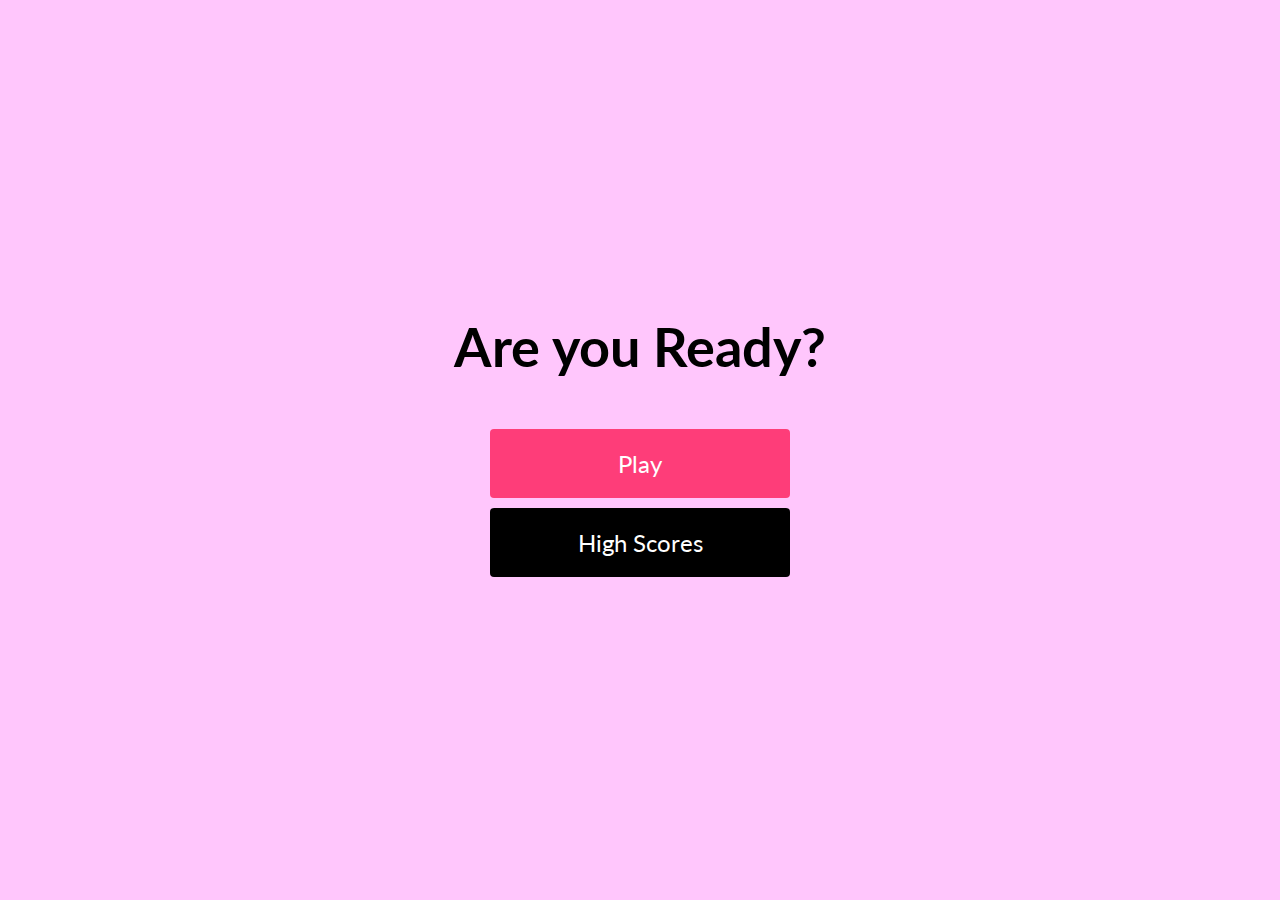
<file: index.html>
<!DOCTYPE html>
<html lang="en">
  <head>
    <meta charset="UTF-8" />
    <meta http-equiv="X-UA-Compatible" content="IE=edge" />
    <meta name="viewport" content="width=device-width, initial-scale=1.0" />
    <title>Quiz</title>
    <link rel="stylesheet" href="style.css" />
  </head>
  <body>
    <div class="container">
      <div id="home" class="flex-column flex-center">
        <h1>Are you Ready?</h1>
        <a href="/game.html" class="btn">Play</a>
        <a href="/highscores.html" id="highscore-btn" class="btn"
          >High Scores</a
        >
      </div>
    </div>
  </body>
</html>
</file>
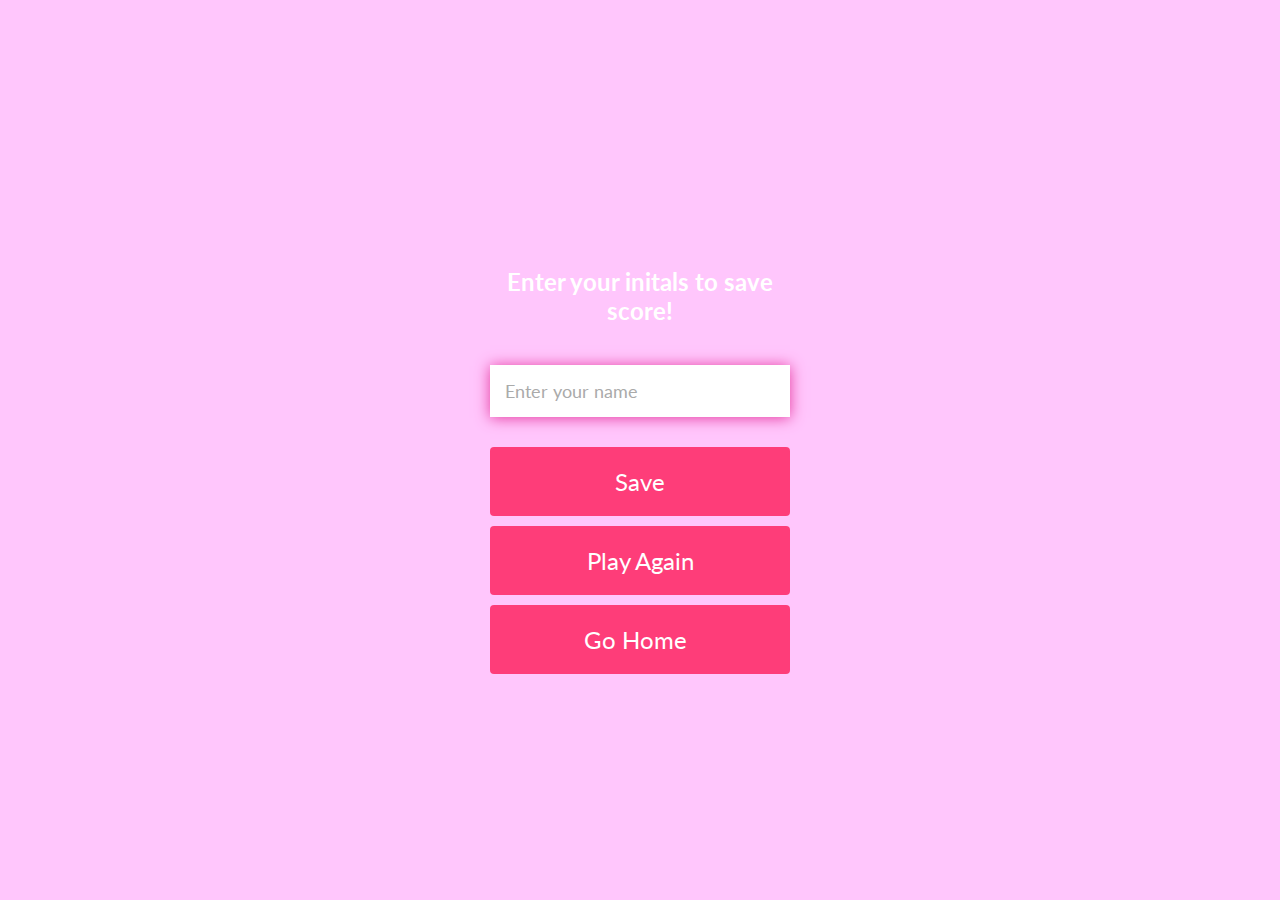
<file: end.html>
<!DOCTYPE html>
<html lang="en">
  <head>
    <meta charset="UTF-8" />
    <meta name="viewport" content="width=device-width, initial-scale=1.0" />
    <title>End of Quiz</title>
    <link rel="stylesheet" href="style.css" />
  </head>
  <body>
    <div class="container">
      <div id="end" class="flex-center flex-column">
        <h1 id="finalScore">0</h1>
        <form class="end-form-container">
          <h2 id="end-text">Enter your initals to save score!</h2>
          <input
            type="text"
            name="name"
            id="username"
            placeholder="Enter your name"
          />
          <button
            class="btn"
            id="saveScoreBtn"
            type="submit"
            onclick="saveHighScore(event)"
            disabled
          >
            Save
          </button>
        </form>
        <a href="/game.html" class="btn">Play Again</a>
        <a href="/" class="btn">Go Home<i class="fas fa-home"></i></a>
      </div>
    </div>
    <script src="end.js"></script>
  </body>
</html>
</file>
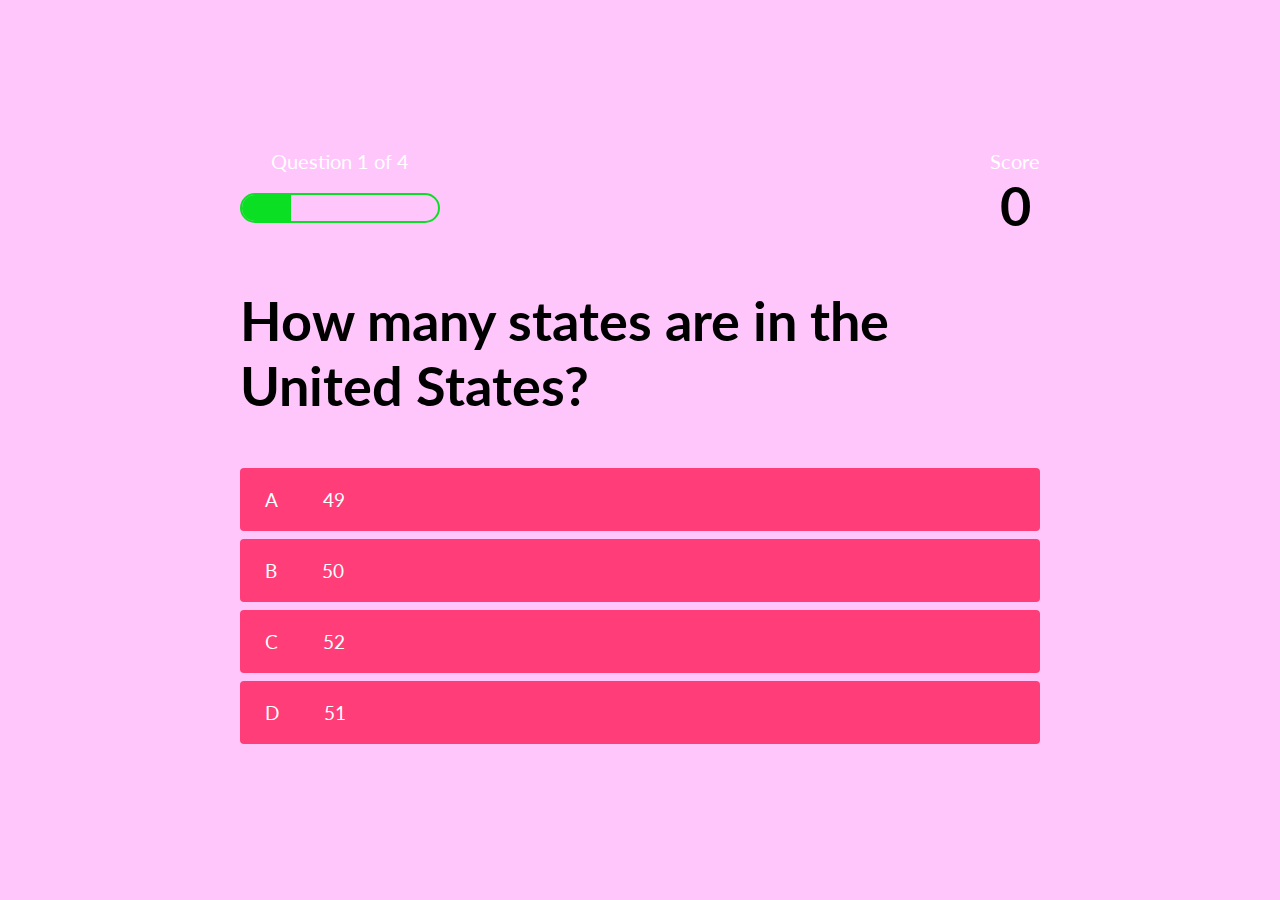
<file: game.html>
<!DOCTYPE html>
<html lang="en">
  <head>
    <meta charset="UTF-8" />
    <meta name="viewport" content="width=device-width, initial-scale=1.0" />
    <title>Quiz</title>
    <link rel="stylesheet" href="style.css" />
    <link rel="stylesheet" href="game.css" />
  </head>
  <body>
    <div class="container">
      <div id="game" class="justify-center flex-column">
        <div id="hud">
          <div class="hud-item">
            <p id="progressText" class="hud-prefix">Question</p>
            <div id="progressBar">
              <div id="progressBarFull"></div>
            </div>
          </div>
          <div class="hud-item">
            <p class="hud-prefix">Score</p>
            <h1 class="hud-main-text" id="score">0</h1>
          </div>
        </div>
        <h1 id="question">What is the answer to this question</h1>
        <div class="choice-container">
          <p class="choice-prefix">A</p>
          <p class="choice-text" data-number="1">Choice</p>
        </div>
        <div class="choice-container">
          <p class="choice-prefix">B</p>
          <p class="choice-text" data-number="2">Choice 2</p>
        </div>
        <div class="choice-container">
          <p class="choice-prefix">C</p>
          <p class="choice-text" data-number="3">Choice 3</p>
        </div>
        <div class="choice-container">
          <p class="choice-prefix">D</p>
          <p class="choice-text" data-number="4">Choice 4</p>
        </div>
      </div>
    </div>
    <script src="game.js"></script>
  </body>
</html>
</file>
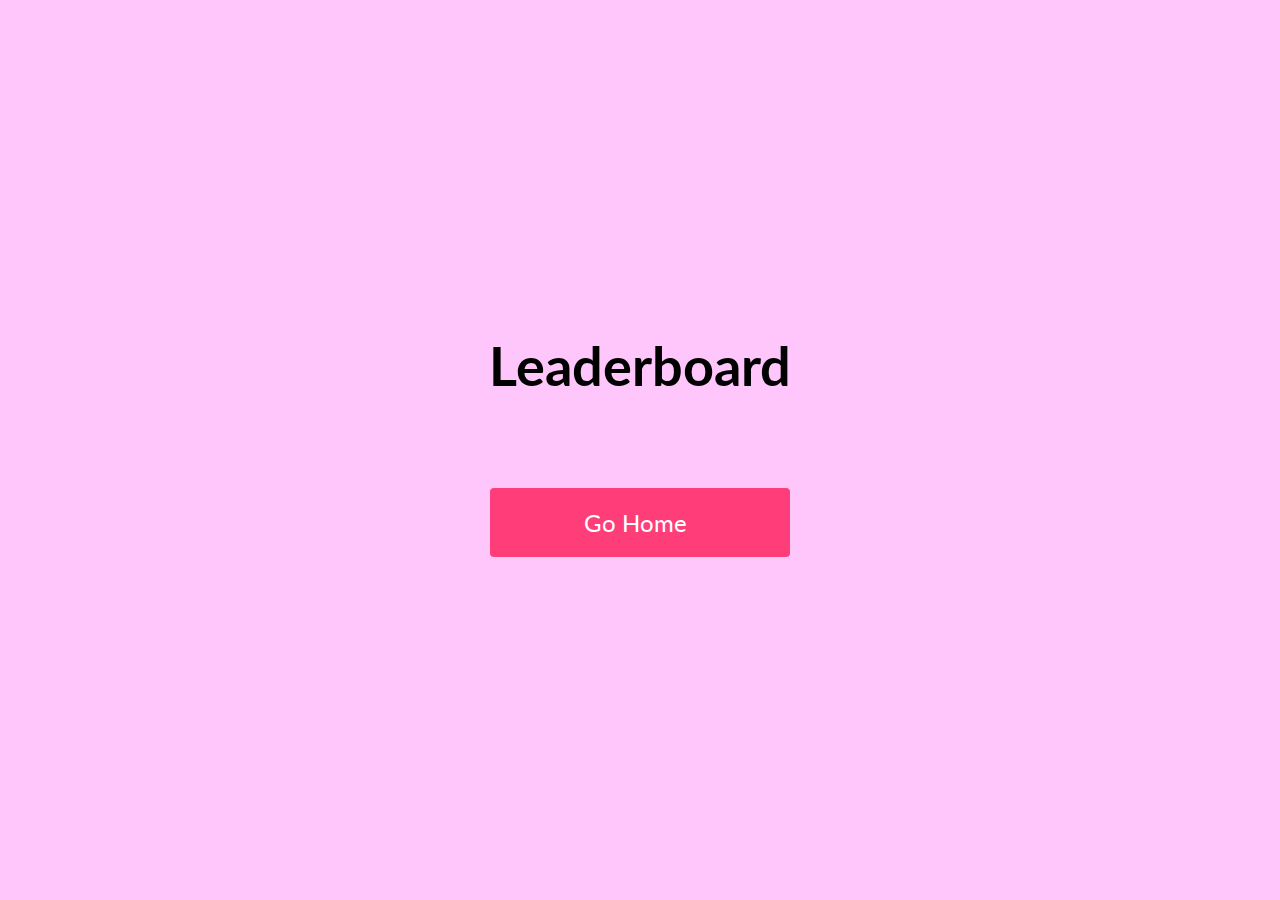
<file: highscores.html>
<!DOCTYPE html>
<html lang="en">
  <head>
    <meta charset="UTF-8" />
    <meta name="viewport" content="width=device-width, initial-scale=1.0" />
    <title>High Scores</title>
    <link rel="stylesheet" href="style.css" />
    <link rel="stylesheet" href="highscores.css" />
  </head>
  <body>
    <div class="container">
      <div id="highScores" class="flex-center flex-column">
        <h1 id="finalScore">Leaderboard</h1>
        <ul id="highScoresList"></ul>
        <a href="/" class="btn">Go Home<i class="fas fa-home"></i></a>
      </div>
    </div>
    <script src="highscores.js"></script>
  </body>
</html>
</file>
<file: style.css>
@import url('https://fonts.googleapis.com/css2?family=Lato&display=swap');

:root {
    background-color: #FFC6FC;
}

* {
    box-sizing: border-box;
    margin: 0;
    padding: 0;
    font-size: 62.5%;
    font-family: 'Lato', sans-serif;
}

/* "Are you Ready" */
h1 {
    font-size: 5.4rem;
    color: black;
    margin-bottom: 5rem;
}

h2 {
    font-size: 4.2rem;
    margin-bottom: 4rem;
}

.container {
    width: 100vw;
    height: 100vh;
    display: flex;
    justify-content: center;
    align-items: center;
    max-width: 80rem;
    margin: 0 auto;
    padding: 2rem;
}

.flex-column {
    display: flex;
    flex-direction: column;
}

.flex-center {
    justify-content: center;
    align-items: center;
}

.justify-center {
    justify-content: center;
}

.text-center {
    text-align: center;
}

.hidden {
    display: none;
}

/* Buttons */
.btn {
    font-size: 2.4rem;
    padding: 2rem 0;
    width: 30rem;
    text-align: center;
    margin-bottom: 1rem;
    text-decoration: none;
    color: #fff;
    background: linear-gradient(90deg, #FE3D79 0%, #FE3D79 100%);
    border-radius: 4px;
}

.btn:hover {
    cursor: pointer;
    box-shadow: 0 0.4rem 1.4rem 0 #E6379E;
    transition: transform 150ms;
    transform: scale(1.03);
}

.btn[disabled]:hover {
    cursor: not-allowed;
    box-shadow: none;
    transform: none;
}

#highscore-btn {
    background: linear-gradient(90deg, black 0%, black 100%);
}

#highscore-btn:hover {
    box-shadow: 0 0.4rem 1.4rem 0 black
}

/* End Page */
.end-form-container {
    width: 100%;
    display: flex;
    flex-direction: column;
    align-items: center;
    max-width: 30rem;
}

input {
    margin-bottom: 1rem;
    width: 20rem;
    padding: 1.5rem;
    font-size: 1.8rem;
    border: none;
    box-shadow: 0 0.1rem 1.4rem 0 #E6379E;
}

input::placeholder {
    color: #aaa;
}

#username {
    margin-bottom: 3rem;
    width: 100%;
    outline: none;
}

#end-text {
    font-size: 2.4rem;
    color: #fff;
    text-align: center;
}

#saveScoreBtn {
    border: none;
}

.fa-home {
    margin-left: 1rem;
    font-size: 2rem;
    color: rgb(28, 26, 26)
}
</file>
<file: game.css>
body {
   color: #fff;
}

.choice-container {
    display: flex;
    margin-bottom: 0.8rem;
    width: 100%;
    border-radius: 4px;
    background:#FE3D79;
    font-size: 3rem;
    min-width: 80rem;
}

.choice-container:hover {
    cursor: pointer;
    box-shadow: 0 0.4rem 1.4rem 0 #E6379E;
    transform: scale(1.02);
    transform: tranform 100ms;
}

.choice-prefix {
    padding: 2rem 2.5rem;
    color: white;
}

.choice-text {
    padding: 2rem;
    width: 100%;
}

.correct {
    background: linear-gradient(32deg, rgba(11, 223, 36) 0%, rgb(41, 232, 111) 100%);
}

.incorrect {
    background: linear-gradient(32deg, rgba(230, 29, 29, 1) 0%, rgb(224, 11, 11, 1) 100%);
}

/* Heads up display */
#hud {
    display: flex;
    justify-content: space-between;
}

.hud-prefix {
    text-align: center;
    font-size: 2rem;
}

.hud-main-text {
    text-align: center;
}

#progressBar {
    width: 20rem;
    height: 3rem;
    border: 0.2rem solid rgba(11, 223, 36);
    margin-top: 2rem;
    border-radius: 50px;
    overflow: hidden;
}

#progressBarFull {
    height: 100%;
    background: rgba(11, 223, 36);
    width: 0%;
}

@media screen and (max-width: 768px) {
    .choice-container {
        min-width: 40rem;
    }
}
</file>
<file: highscores.css>
body {
    color: #fff;
}

#highScoresList {
    list-style: none;
    margin-bottom: 4rem;
}

.high-score {
    font-size: 2.8rem;
    margin-bottom: 0.5rem;
}
</file>
